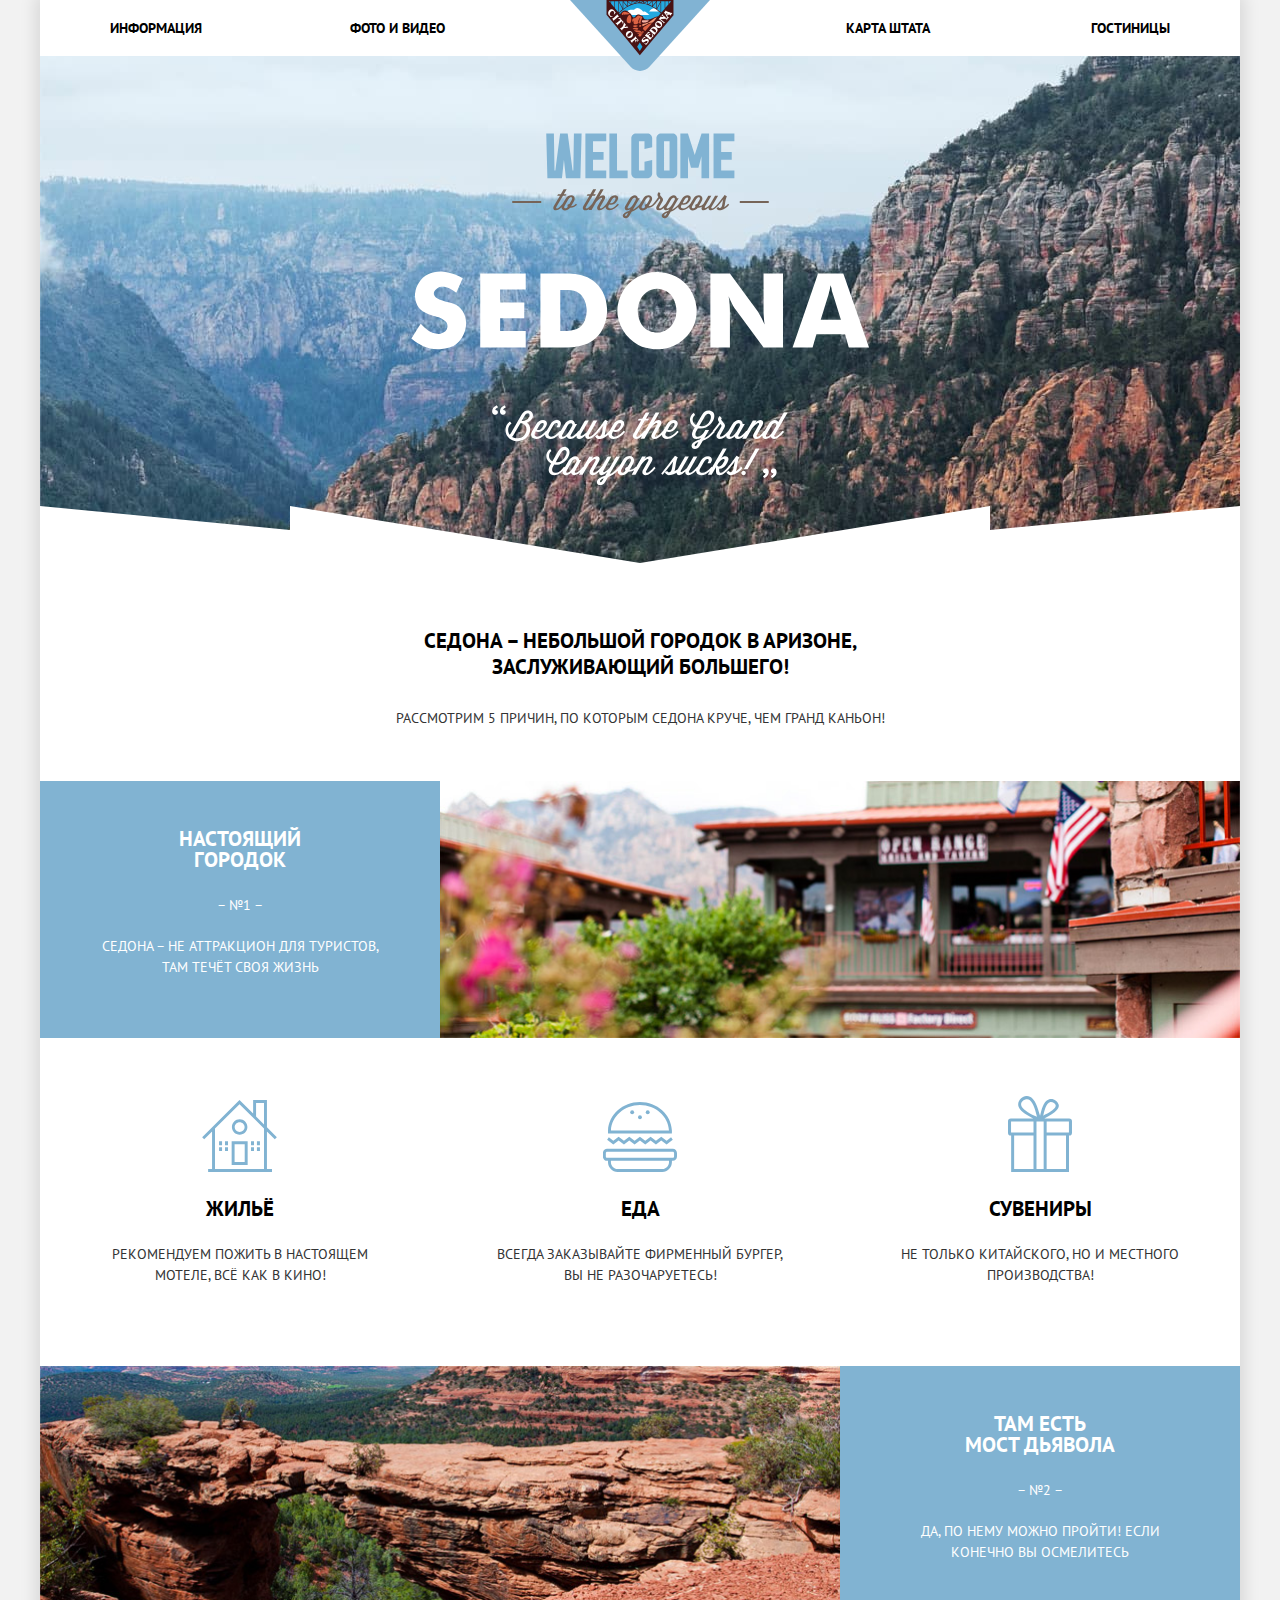
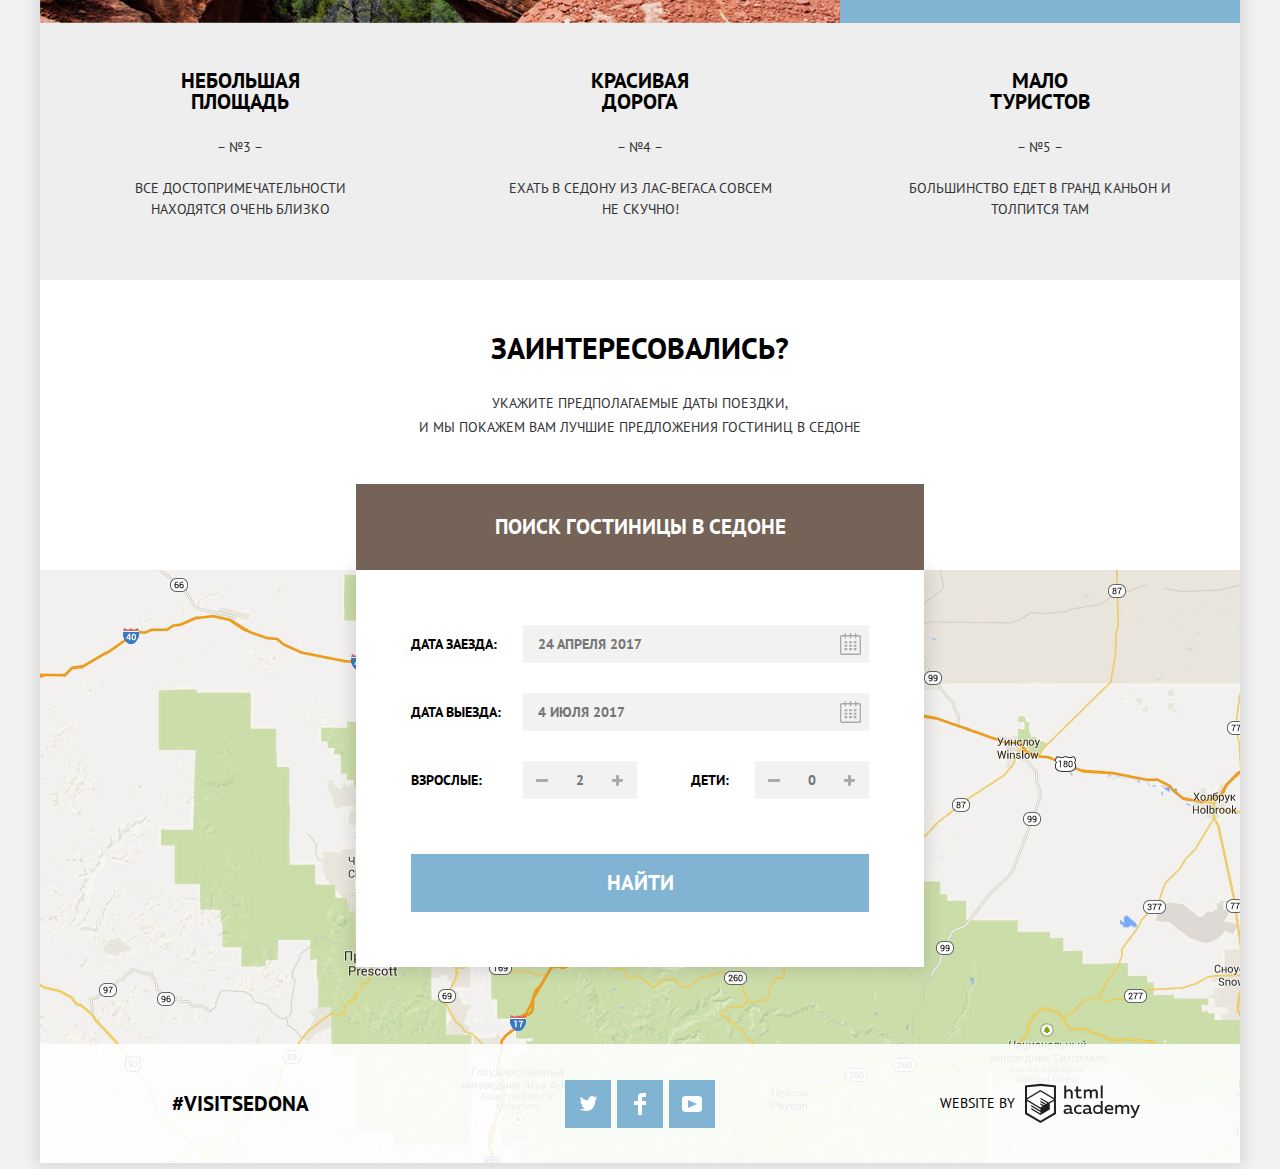
<file: index.html>
<!DOCTYPE html>
<html lang="ru">
  <head>
    <meta charset="utf-8">
    <title>HTML Academy: Седона</title>
    <link href="https://fonts.googleapis.com/css?family=PT+Sans:400,700&amp;subset=cyrillic" rel="stylesheet">
    <link href="css/normalize.css" rel="stylesheet">
    <link href="css/style.min.css" rel="stylesheet">
  </head>

  <body>

    <div class="body-wrapper">

      <header class="main-header">
        <nav class="main-header__navigation">
          <a class="main-header__logo">
            <img class="main-header__image" src="img/svg/logo-sedona.svg" width="140" height="71" alt="Седона">
          </a>
          <ul class="main-header__main-navigation main-navigation">
            <li class="main-navigation__item">
              <a class="main-navigation__link" href="#">Информация</a>
            </li>
            <li class="main-navigation__item">
              <a class="main-navigation__link" href="#">Фото и видео</a>
            </li>
            <li class="main-navigation__item">
              <a class="main-navigation__link" href="#">Карта штата</a>
            </li>
            <li class="main-navigation__item">
              <a class="main-navigation__link" href="hotels.html">Гостиницы</a>
            </li>
          </ul>
        </nav>
      </header>

      <main class="main-content">
        <h1 class="visually-hidden">Добро пожаловать в Седону!</h1>

        <div class="main-content__header">
        </div>

        <section class="features">
          <h2 class="visually-hidden">Преимущества</h2>
          <div class="features__header">
            <b class="features__title">Седона &ndash; небольшой городок в Аризоне, заслуживающий большего!</b>
            <p class="features__text">Рассмотрим 5 причин, по которым Седона круче, чем Гранд Каньон!</p>
          </div>
          
          <div class="features__container features__container--inverted">
            <div class="features__item features-item features-item--inverted">
              <h3 class="features-item__title">Настоящий городок</h3>
              <p class="features-item__number">&ndash; №1 &ndash;</p>
              <p class="features-item__text">Седона &ndash; не аттракцион для туристов, там течёт своя жизнь</p>
            </div>
          </div>

          <div class="features__container">
            <ul class="features__list advantages">
              <li class="advantages__item">
                <h3 class="advantages__title advantages-title__housing">Жильё</h3>
                <p class="advantages__text">Рекомендуем пожить в настоящем мотеле, всё как в кино!</p>
              </li>

              <li class="advantages__item">
                <h3 class="advantages__title advantages-title__food">Еда</h3>
                <p class="advantages__text">Всегда заказывайте фирменный бургер, вы не разочаруетесь!</p>
              </li>

              <li class="advantages__item">
                <h3 class="advantages__title advantages-title__souvenirs">Сувениры</h3>
                <p class="advantages__text">Не только китайского, но и местного производства!</p>
              </li>
            </ul>
          </div>

          <div class="features__container features__container--inverted">
            <div class="features__item features-item features-item--inverted">
              <h3 class="features-item__title">Там есть<br>Мост дьявола</h3>
              <p class="features-item__number">&ndash; №2 &ndash;</p>
              <p class="features-item__text">Да, по нему можно пройти! Если конечно вы осмелитесь</p>
            </div>
          </div>

          <div class="features__container">
            <div class="features__item features-item">
              <h3 class="features-item__title">Небольшая площадь</h3>
              <p class="features-item__number">&ndash; №3 &ndash;</p>
              <p class="features-item__text">Все достопримечательности находятся очень близко</p>
            </div>

            <div class="features__item features-item">
              <h3 class="features-item__title">Красивая дорога</h3>
              <p class="features-item__number">&ndash; №4 &ndash;</p>
              <p class="features-item__text">Ехать в Седону из Лас-Вегаса совсем не скучно!</p>
            </div>

            <div class="features__item features-item">
              <h3 class="features-item__title">Мало туристов</h3>
              <p class="features-item__number">&ndash; №5 &ndash;</p>
              <p class="features-item__text">Большинство едет в Гранд Каньон и толпится там</p>
            </div>
          </div>
        </section>

        <section class="hotels-search">
          <h2 class="visually-hidden">Поиск гостиницы в Седоне</h2>
          <div class="hotels-search__header">
            <b class="hotels-search__title">Заинтересовались?</b>
            <p class="hotels-search__text">Укажите предполагаемые даты поездки,<br>и мы покажем вам лучшие предложения гостиниц в Седоне</p>
          </div>

          <a class="button hotels-search__button" href="#">Поиск гостиницы в Седоне</a>

          <div class="hotels-search__popup popup-show">

            <form class="hotels-search__form hotels-search-form" action="https://echo.htmlacademy.ru" method="post">
              
              <fieldset class="hotels-search-form__fieldset">
                <legend class="visually-hidden">Поиск гостиницы в Седоне</legend>

                  <div class="hotels-search-form__item">
                    <label class="hotels-search-form__label" for="hotels-search_arrival-date">Дата заезда:</label>
                    <div class="hotels-search-form__input-wrapper">
                      <input class="hotels-search-form__input" type="text" name="arrival-date" value="" placeholder="24 апреля 2017" id="hotels-search_arrival-date">
                      <button class="hotels-search-form__calendar-icon" type="button" aria-label="Календарь"></button>
                    </div>
                  </div>
              
                  <div class="hotels-search-form__item">
                    <label class="hotels-search-form__label" for="hotels-search_departure-date">Дата выезда:</label>
                    <div class="hotels-search-form__input-wrapper">
                      <input class="hotels-search-form__input" type="text" name="departure-date" value="" placeholder="4 июля 2017" id="hotels-search_departure-date">
                      <button class="hotels-search-form__calendar-icon" type="button" aria-label="Календарь"></button>
                    </div>
                  </div>

                  <div class="hotels-search-form__item hotels-search-form__inline">

                    <div class="hotels-search-form__column hotels-search-form__column--adults">

                      <label class="hotels-search-form__label" for="hotels-search_adults">Взрослые:</label>
                      <div class="hotels-search-form__input-wrapper hotels-search-form__quantity">
                        <button class="hotels-search-form__control hotels-search-form__control--minus" type="button" aria-label="Меньше"></button>
                        <input class="hotels-search-form__input" type="text" name="adults" value="" placeholder="2" id="hotels-search_adults">
                        <button class="hotels-search-form__control hotels-search-form__control--plus" type="button" aria-label="Больше"></button>
                      </div>

                    </div>

                    <div class="hotels-search-form__column hotels-search-form__column--children">

                      <label class="hotels-search-form__label" for="hotels-search_children">Дети:</label>
                      <div class="hotels-search-form__input-wrapper hotels-search-form__quantity">
                        <button class="hotels-search-form__control hotels-search-form__control--minus" type="button" aria-label="Меньше"></button>
                        <input class="hotels-search-form__input" type="text" name="children" value="" placeholder="0" id="hotels-search_children">
                        <button class="hotels-search-form__control hotels-search-form__control--plus" type="button" aria-label="Больше"></button>
                      </div>
                    </div>
                  </div>

              </fieldset>

              <button class="button hotels-search-form__button" type="submit">Найти</button>
            </form>

          </div>
        </section>
      </main>

      <footer class="main-footer">

        <section class="map">
          <h2 class="visually-hidden">Карта Седоны</h2>

          <iframe class="map__iframe" src="https://www.google.com/maps/embed?pb=!1m18!1m12!1m3!1d694717.00488234!2d-111.98225877519181!3d34.853066474430165!2m3!1f0!2f0!3f0!3m2!1i1024!2i768!4f13.1!3m3!1m2!1s0x872da132f942b00d%3A0x5548c523fa6c8efd!2z0KHQtdC00L7QvdCwLCDQkNGA0LjQt9C-0L3QsCA4NjMzNiwg0KHQqNCQ!5e0!3m2!1sru!2sse!4v1544895311563" width="1200" height="593" allowfullscreen></iframe>
        </section>

        <div class="main-footer__container">

          <div class="main-footer__slogan footer-slogan">
            <b class="footer-slogan__title">#VisitSedona</b>
          </div>

          <div class="main-footer__social footer-social">
            <ul class="footer-social__list">
              <li class="footer-social__item">
                <a class="footer-social__link" href="#" aria-label="Twitter">
                  <svg xmlns="http://www.w3.org/2000/svg" xmlns:xlink="http://www.w3.org/1999/xlink" width="17" height="15" viewBox="0 0 17 15"><path fill="#FFF" d="M10.95.144c1.685-.496 2.984.27 3.577 1.179.673-.231 1.331-.481 2.011-.708a2.345 2.345 0 0 1-.857 1.768c.685.17 1.304-.491 1.304-.491-.169 1-1.006 1.788-1.563 2.024-.231 6.75-3.175 11.217-10.077 11.082h-.446c-.41 0-4.164-.46-4.898-1.887 2.271.196 3.893-.422 4.693-1.177-.96-.3-2.679-.477-2.979-2.95.349.106.564.228 1.19.119C1.705 8.247.374 7.53.448 5.33c.285.328 1.067.536 1.34.472C1.085 5.561-.182 2.442.894.85c1.818 1.854 3.735 3.606 7.152 3.773C8.254 2.33 9.183.793 10.95.144z"/></svg>
                </a>
              </li>
              <li class="footer-social__item">
                <a class="footer-social__link" href="#" aria-label="Facebook">
                  <svg xmlns="http://www.w3.org/2000/svg" width="12" height="22" viewBox="0 0 12 22"><path fill="#FFF" d="M12 4V0H8a4 4 0 0 0-4 4v4H0v4h4v10h4V12h4V8H8V4h4z"/></svg>
                </a>
              </li>
              <li class="footer-social__item">
                <a class="footer-social__link" href="#" aria-label="YouTube">
                  <svg xmlns="http://www.w3.org/2000/svg" xmlns:xlink="http://www.w3.org/1999/xlink" width="20" height="16" viewBox="0 0 20 16"><path fill="#FFF" d="M17 0H3C1.35 0 0 1.35 0 3v10c0 1.65 1.35 3 3 3h14c1.65 0 3-1.35 3-3V3c0-1.65-1.35-3-3-3zM6.027 11.998V4.002L15.014 8l-8.987 3.998z"/></svg>
                </a>
              </li>
            </ul>
          </div>

          <div class="main-footer__copyright footer-copyright">
            <p class="footer-copyright__text">Website by</p> <a class="footer-copyright__logo" href="https://htmlacademy.ru/intensive/htmlcss" aria-label="HTML Academy">
              <svg id="Layer_1" data-name="Layer 1" xmlns="http://www.w3.org/2000/svg" width="115" height="41" viewBox="0 0 108.08 36.85"><title>logo-htmlacademy-small1</title><path d="M44.61,26.88a2,2,0,0,0,.55-0.1v1.33a3.25,3.25,0,0,1-1.18.21,1.67,1.67,0,0,1-1.67-1,4.84,4.84,0,0,1-3.14,1.08c-1.51,0-2.91-.83-2.91-2.55,0-2.13,2-2.79,3.71-2.79a11.08,11.08,0,0,1,2.17.25v-0.3c0-1-.76-1.77-2.19-1.77a7.42,7.42,0,0,0-3,.64v-1.7a10.21,10.21,0,0,1,3.19-.55c2.36,0,3.81,1.12,3.81,3.65v3a0.54,0.54,0,0,0,.49.59h0.17Zm-6.44-1.13A1.35,1.35,0,0,0,39.63,27h0.11a3.39,3.39,0,0,0,2.41-1V24.58a9.72,9.72,0,0,0-1.81-.21c-1,0-2.16.33-2.16,1.38h0Zm12.36-6.11a5,5,0,0,1,2.57.64V22a4.08,4.08,0,0,0-2.3-.7,2.75,2.75,0,1,0,0,5.49,5,5,0,0,0,2.43-.64v1.71a6.27,6.27,0,0,1-2.76.57A4.21,4.21,0,0,1,46,24.51q0-.21,0-0.41a4.32,4.32,0,0,1,4.18-4.46h0.38Zm12.17,7.24a2,2,0,0,0,.55-0.1v1.33a3.25,3.25,0,0,1-1.18.21,1.67,1.67,0,0,1-1.67-1,4.84,4.84,0,0,1-3.14,1.08c-1.51,0-2.91-.83-2.91-2.55,0-2.13,2-2.79,3.71-2.79a11.08,11.08,0,0,1,2.17.25v-0.3c0-1-.76-1.77-2.19-1.77a7.42,7.42,0,0,0-3,.64v-1.7a10.21,10.21,0,0,1,3.19-.55c2.36,0,3.81,1.12,3.81,3.65v3a0.54,0.54,0,0,0,.49.59h0.17Zm-6.44-1.13A1.35,1.35,0,0,0,57.73,27h0.11a3.39,3.39,0,0,0,2.41-1V24.58a9.72,9.72,0,0,0-1.81-.21c-1.06,0-2.16.33-2.16,1.38h0ZM73,16V28.2H71.35V26.88a3.88,3.88,0,0,1-3.19,1.54,4.4,4.4,0,0,1,0-8.78,3.81,3.81,0,0,1,3,1.3V16H73Zm-4.53,5.22a2.76,2.76,0,1,0,0,5.52A2.86,2.86,0,0,0,71.15,25V23A2.91,2.91,0,0,0,68.49,21.27ZM79,19.64c3.31,0,4.46,2.68,3.92,5.09H76.7c0.21,1.5,1.67,2.11,3.19,2.11a6.11,6.11,0,0,0,2.64-.59v1.6a7.14,7.14,0,0,1-3,.57C77,28.42,74.78,27,74.78,24a4.18,4.18,0,0,1,4-4.39H79Zm0.09,1.54a2.28,2.28,0,0,0-2.44,2.1v0.06H81.3A2,2,0,0,0,79.13,21.18Zm5.73,7V19.87h1.65v1a3.81,3.81,0,0,1,2.78-1.27A2.86,2.86,0,0,1,91.89,21a4.12,4.12,0,0,1,2.91-1.33A3.06,3.06,0,0,1,98,23V28.2h-1.9V23.05a1.59,1.59,0,0,0-1.42-1.75H94.42a2.8,2.8,0,0,0-2.07,1.12V28.2h-1.9V23.05A1.59,1.59,0,0,0,89,21.31H88.8a3,3,0,0,0-2.21,1.29v5.63H84.86Zm21.31-8.33h1.9l-3.91,9.46c-0.9,2.17-2.09,2.86-3.35,2.86a4.76,4.76,0,0,1-1.1-.14V30.46a2.86,2.86,0,0,0,.85.12c0.9,0,1.58-.64,2.07-1.9l0.17-.42-4-8.4h2l2.86,6.29ZM38.73,1.46V6.22a3.81,3.81,0,0,1,2.7-1.14,3.25,3.25,0,0,1,3.44,3.4v5.15H43V8.72a1.81,1.81,0,0,0-1.61-2h-0.3a2.93,2.93,0,0,0-2.32,1.39v5.52h-1.9V1.46h1.9ZM49.94,2.31v3h3V6.91h-3v3.81c0,1.1.5,1.46,1.58,1.46a4.49,4.49,0,0,0,1.69-.33v1.6A6.8,6.8,0,0,1,51,13.8a2.55,2.55,0,0,1-2.86-2.74V6.89H46.58V5.26h1.5V2.74Zm5.4,11.31V5.28H57v1A3.81,3.81,0,0,1,59.77,5a2.86,2.86,0,0,1,2.6,1.33A4.12,4.12,0,0,1,65.28,5,3.06,3.06,0,0,1,68.44,8.4v5.21h-1.9V8.46a1.59,1.59,0,0,0-1.42-1.75H64.89a2.8,2.8,0,0,0-2.07,1.12v5.78h-1.9V8.46A1.59,1.59,0,0,0,59.5,6.71H59.27A3,3,0,0,0,57.06,8v5.63H55.34ZM71.17,1.45H73V13.6H71.17V1.45ZM14.71,0H14.55L0,1.54V28.21l14.55,8.66,14.55-8.66V1.54Zm12.5,27.1L14.55,34.64,1.9,27.12V16.18l12.59,7.5V25L5.86,19.9v1.31l8.68,5.21v1.39L5.87,22.65V24l8.68,5.21,8.75-5.24V18.31L27.2,16V27.12Zm0-12.53-3.48,2-1.6,1L14.51,13v1.31L21,18.23H21l-0.14.09-1,.54-5.37-3.2V17l4.24,2.52-1,.67-3.2-1.9v1.31l2.1,1.24L14.5,22.1,2,14.65,14.51,7.11Zm0-1.32L14.49,5.76,1.91,13.25v-10L14.56,1.92,27.21,3.25v10h0Z" transform="translate(0 -0.02)" fill="#231f20"/></svg>
            </a>
          </div>
        </div>
      </footer>
    </div>

    <script src="js/script.min.js"></script>

  </body>
</html>
</file>
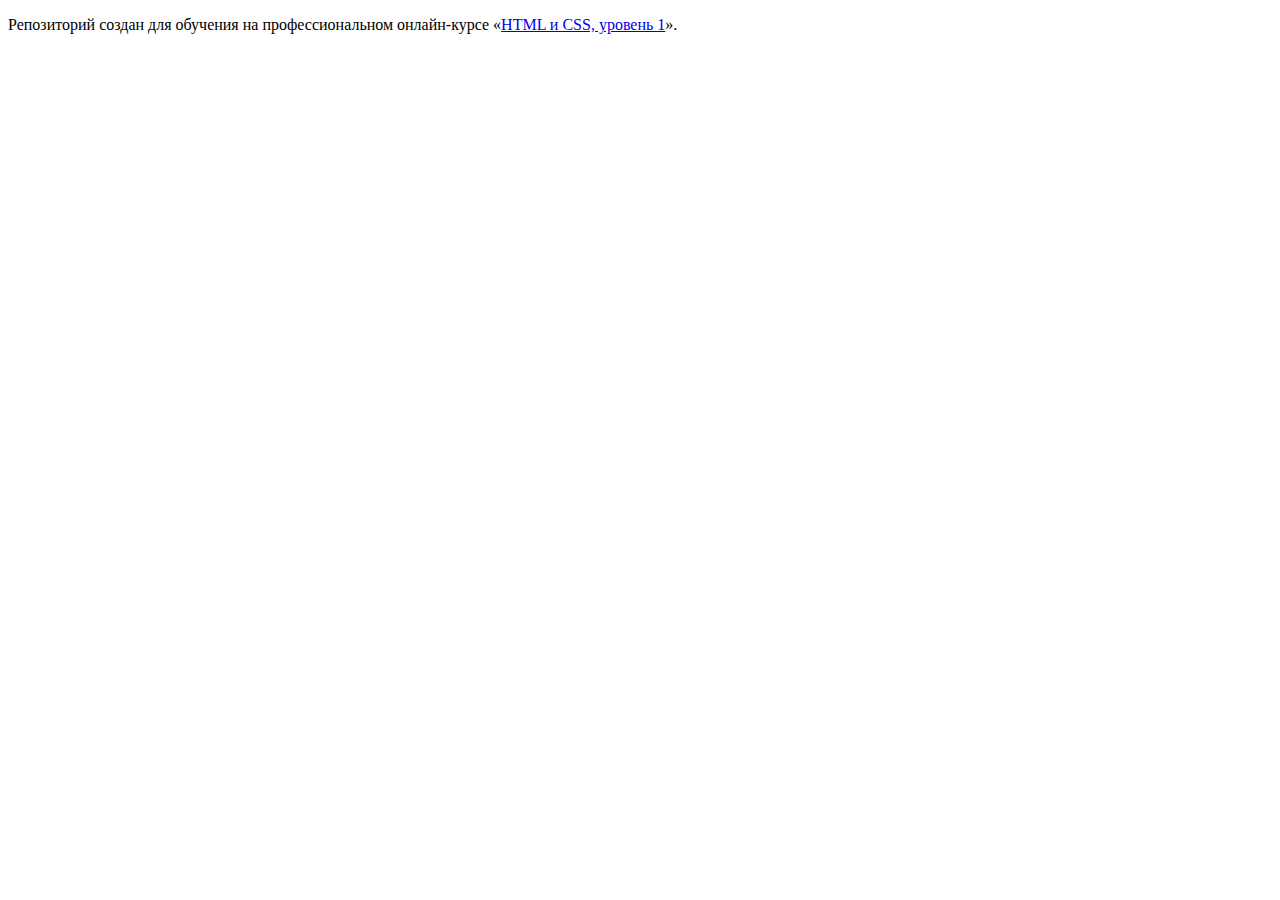
<file: master/index.html>
<!DOCTYPE html>
<html lang="ru">
  <head>
    <meta charset="utf-8">
    <title>HTML Academy: Седона</title>
    <base href="https://htmlacademy-htmlcss.github.io/48181-sedona/master/">
</head>
  <body>

    <p>Репозиторий создан для обучения на профессиональном онлайн‑курсе «<a href="https://htmlacademy.ru/intensive/htmlcss">HTML и CSS, уровень 1</a>».</p>

  </body>
</html>
</file>
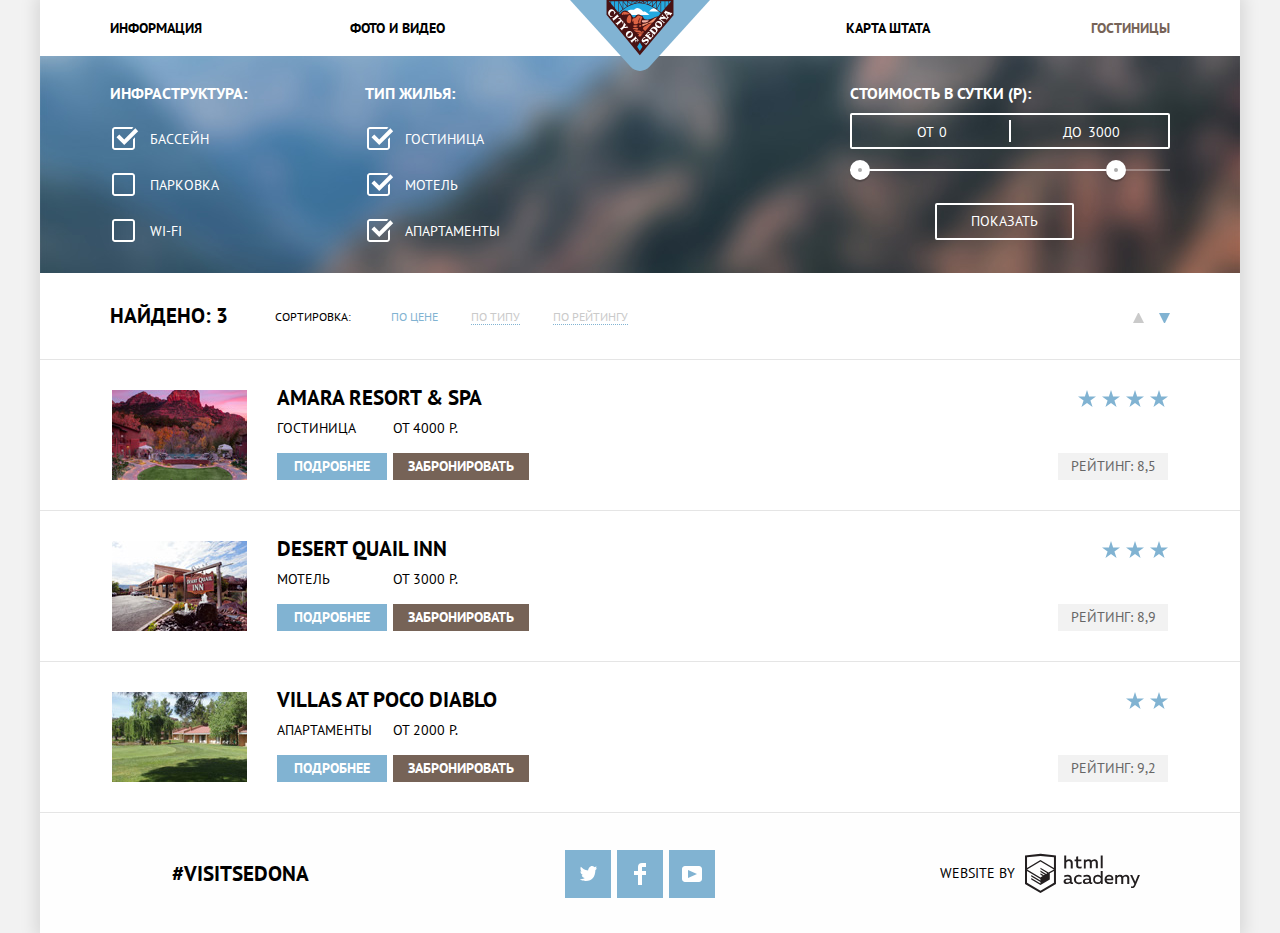
<file: hotels.html>
<!DOCTYPE html>
<html lang="ru">
  <head>
    <meta charset="utf-8">
    <title>HTML Academy: Седона</title>
    <link href="https://fonts.googleapis.com/css?family=PT+Sans:400,700&amp;subset=cyrillic" rel="stylesheet">
    <link href="css/normalize.css" rel="stylesheet">
    <link href="css/style.min.css" rel="stylesheet">
  </head>

  <body>

    <div class="body-wrapper">

      <header class="main-header">
        <nav class="main-header__navigation">
          <a class="main-header__logo" href="index.html">
            <img src="img/svg/logo-sedona.svg" width="140" height="71" alt="Седона">
          </a>
          <ul class="main-header__main-navigation main-navigation">
            <li class="main-navigation__item">
              <a class="main-navigation__link" href="#">Информация</a>
            </li>
            <li class="main-navigation__item">
              <a class="main-navigation__link" href="#">Фото и видео</a>
            </li>
            <li class="main-navigation__item">
              <a class="main-navigation__link" href="#">Карта штата</a>
            </li>
            <li class="main-navigation__item">
              <a class="main-navigation__link--current">Гостиницы</a>
            </li>
          </ul>
        </nav>
      </header>

      <main class="main-content">

        <h1 class="visually-hidden">Поиск гостиниц</h1>

        <section class="hotels-filter">
          <h2 class="visually-hidden">Фильтр гостиниц</h2>

          <form class="hotels-filter__form hotels-filter-form" action="https://echo.htmlacademy.ru" method="GET">
            
            <div class="hotels-filter-form__wrapper wrapper__infrastructure">
              <fieldset class="hotels-filter-form__fieldset">

                <legend class="hotels-filter-form__title">Инфраструктура:</legend>
                <ul class="hotels-filter-form__list">
                  <li class="hotels-filter-form__option">
                    <input class="visually-hidden hotels-filter-form__input hotels-filter-form__input--checkbox" type="checkbox" name="pool" id="infrastructure-pool" checked>
                    <label class="hotels-filter-form__label" for="infrastructure-pool">Бассейн</label>
                  </li>

                  <li class="hotels-filter-form__option">
                    <input class="visually-hidden hotels-filter-form__input hotels-filter-form__input--checkbox" type="checkbox" name="parking-lot" id="infrastructure-parking-lot">
                    <label class="hotels-filter-form__label" for="infrastructure-parking-lot">Парковка</label>
                  </li>

                  <li class="hotels-filter-form__option">
                    <input class="visually-hidden hotels-filter-form__input hotels-filter-form__input--checkbox" type="checkbox" name="wifi" id="infrastructure-wifi">
                    <label class="hotels-filter-form__label" for="infrastructure-wifi">Wi-Fi</label>
                  </li>
                </ul>
              </fieldset>
            </div>

            <div class="hotels-filter-form__wrapper wrapper__lodging-type">
              <fieldset class="hotels-filter-form__fieldset">
                <legend class="hotels-filter-form__title">Тип жилья:</legend>
                <ul class="hotels-filter-form__list">
                  <li class="hotels-filter-form__option">
                    <input class="visually-hidden hotels-filter-form__input hotels-filter-form__input--checkbox" type="checkbox" name="hotel" id="hotel-type-hotel" checked>
                    <label class="hotels-filter-form__label" for="hotel-type-hotel">Гостиница</label>
                  </li>

                  <li class="hotels-filter-form__option">
                    <input class="visually-hidden hotels-filter-form__input hotels-filter-form__input--checkbox" type="checkbox" name="motel" id="hotel-type-motel" checked>
                    <label class="hotels-filter-form__label" for="hotel-type-motel">Мотель</label>
                  </li>

                  <li class="hotels-filter-form__option">
                    <input class="visually-hidden hotels-filter-form__input hotels-filter-form__input--checkbox" type="checkbox" name="apartments" id="hotel-type-apartments" checked>
                    <label class="hotels-filter-form__label" for="hotel-type-apartments">Апартаменты</label>
                  </li>
                </ul>
              </fieldset>
            </div>

            <div class="hotels-filter-form__wrapper wrapper__price-range">
              <fieldset class="hotels-filter-form__fieldset">
                <legend class="hotels-filter-form__title">Стоимость в сутки (Р):</legend>
                <div class="hotels-filter-form__price-controls price-controls">
                  <label class="price-controls__min-price">
                    от 
                    <input class="price-controls__input" type="text" name="min-price" value="0">
                  </label>
                  <label class="price-controls__max-price">
                    до 
                    <input class="price-controls__input" type="text" name="max-price" value="3000">
                  </label>
                </div>

                <div class="hotels-filter-form__range-controls range-controls">
                  <div class="range-controls__scale">
                    <div class="range-controls__bar"></div>
                  </div>
                  <div class="range-controls__range-toggle range-controls__range-toggle--min"></div>
                  <div class="range-controls__range-toggle range-controls__range-toggle--max"></div>
                </div>
              </fieldset>

              <button class="button hotels-filter-form__button" type="submit">Показать</button>
            </div>
          </form>
        </section>      

        <section class="hotels-sort">
          <h2 class="visually-hidden">Сортировка гостиниц</h2>

          <div class="hotels-sort__search-wrapper">

            <p class="hotels-sort__resault">Найдено: 3</p>

            <div class="hotels-sort__filter sort-filter">
              <p class="sort-filter__title">Сортировка:</p>

              <ul class="sort-filter__list">
                <li class="sort-filter__item">
                  <a class="sort-filter__link--current">По цене</a>
                </li>
                <li class="sort-filter__item">
                  <a class="sort-filter__link sort-filter__link" href="#">По типу</a>
                </li>
                <li class="sort-filter__item">
                  <a class="sort-filter__link sort-filter__link" href="#">По рейтингу</a>
                </li>
              </ul>
            </div>

            <div class="hotels-sort__sort-buttons-wrapper">

              <ul class="sort-filter__list sort-buttons">
                <li class="sort-buttons__item">
                  <a class="sort-buttons__arrows sort-arrows sort-arrows__increase" href="#" aria-label="По возрастанию">
                  </a>
                </li>
                <li class="sort-buttons__item">
                  <a class="sort-buttons__arrows sort-arrows sort-arrows__decrease sort-arrows__decrease--current" href="#" aria-label="По убыванию">
                  </a>
                </li>
              </ul>
            </div>
          </div>
        </section>

        <section class="hotels">

          <h2 class="visually-hidden">Результаты поиска</h2>

          <ul class="hotels__list">

            <li class="hotels__item hotels-item">

              <div class="hotels-item__container">

                <div class="hotels-item__desc-wrapper">
                  <img class="hotels-item__image" src="img/static/hotel-1.jpg" width="135" height="90" alt="Гостиница Amara Resort & Spa">
                  <div class="hotels-item__information">
                    <h3 class="hotels-item__title">
                      <a class="hotels-item__title-link" href="#">Amara Resort & Spa</a>
                    </h3>

                    <div class="hotels-item__info-wrapper">
                      <span class="hotels-item__hotel-type">Гостиница</span>
                      <span class="hotels-item__hotel-price">От 4000 р.</span>
                    </div>
                    
                    <div class="hotels-item__book">
                      <a class="button hotels-item__button hotels-item__button-info" href="#">Подробнее</a>
                      <a class="button hotels-item__button hotels-item__button-book" href="#">Забронировать</a>
                    </div>
                  </div>
                </div>
              
                <div class="hotels-item__score-wrapper">
                  <p class="hotels-item__stars" aria-label="4 звезды">
                    <span class="hotels-item__stars-image"></span>
                    <span class="hotels-item__stars-image"></span>
                    <span class="hotels-item__stars-image"></span>
                    <span class="hotels-item__stars-image"></span>
                  </p>
                  <p class="hotels-item__score">Рейтинг: 8,5</p>
                </div>
              </div>
            </li>

            <li class="hotels__item hotels-item">

              <div class="hotels-item__container">

                <div class="hotels-item__desc-wrapper">
                  <img class="hotels-item__image" src="img/static/hotel-2.jpg" width="135" height="90" alt="Мотель Desert Quail Inn">
                  <div class="hotels-item__information">
                    <h3 class="hotels-item__title">
                      <a class="hotels-item__title-link" href="#">Desert Quail Inn</a>
                    </h3>

                    <div class="hotels-item__info-wrapper">
                      <span class="hotels-item__hotel-type">Мотель</span>
                      <span class="hotels-item__hotel-price">От 3000 р.</span>
                    </div>
                      
                    <div class="hotels-item__book">
                      <a class="button hotels-item__button hotels-item__button-info" href="#">Подробнее</a>
                      <a class="button hotels-item__button hotels-item__button-book" href="#">Забронировать</a>
                    </div>
                  </div>
                </div>

                <div class="hotels-item__score-wrapper">
                  <p class="hotels-item__stars" aria-label="3 звезды">
                    <span class="hotels-item__stars-image"></span>
                    <span class="hotels-item__stars-image"></span>
                    <span class="hotels-item__stars-image"></span>
                  </p>
                  <p class="hotels-item__score">Рейтинг: 8,9</p>
                </div>
              </div>
            </li>

            <li class="hotels__item hotels-item">

              <div class="hotels-item__container">

                <div class="hotels-item__desc-wrapper">
                  <img class="hotels-item__image" src="img/static/hotel-3.jpg" width="135" height="90" alt="Апартаменты Villas at Poco Diablo">
                  <div class="hotels-item__information">
                    <h3 class="hotels-item__title">
                      <a class="hotels-item__title-link" href="#">Villas at Poco Diablo</a>
                    </h3>

                    <div class="hotels-item__info-wrapper">
                      <span class="hotels-item__hotel-type">Апартаменты</span>
                      <span class="hotels-item__hotel-price">От 2000 р.</span>
                    </div>
                    
                    <div class="hotels-item__book">
                    <a class="button hotels-item__button hotels-item__button-info" href="#">Подробнее</a>
                    <a class="button hotels-item__button hotels-item__button-book" href="#">Забронировать</a>
                    </div>
                  </div>
                </div>

                <div class="hotels-item__score-wrapper">
                  <p class="hotels-item__stars" aria-label="2 звезды">
                    <span class="hotels-item__stars-image"></span>
                    <span class="hotels-item__stars-image"></span>
                  </p>
                  <p class="hotels-item__score">Рейтинг: 9,2</p>
                </div>
              </div>
            </li>
          </ul>

        </section>
      </main>

      <footer class="main-footer">

        <div class="main-footer__container">

          <div class="main-footer__slogan footer-slogan">
            <p class="footer-slogan__title">#VisitSedona</p>
          </div>

          <div class="main-footer__social footer-social">
            <ul class="footer-social__list">
              <li class="footer-social__item">
                <a class="footer-social__link" href="#" aria-label="Twitter">
                  <svg xmlns="http://www.w3.org/2000/svg" xmlns:xlink="http://www.w3.org/1999/xlink" width="17" height="15" viewBox="0 0 17 15"><path fill="#FFF" d="M10.95.144c1.685-.496 2.984.27 3.577 1.179.673-.231 1.331-.481 2.011-.708a2.345 2.345 0 0 1-.857 1.768c.685.17 1.304-.491 1.304-.491-.169 1-1.006 1.788-1.563 2.024-.231 6.75-3.175 11.217-10.077 11.082h-.446c-.41 0-4.164-.46-4.898-1.887 2.271.196 3.893-.422 4.693-1.177-.96-.3-2.679-.477-2.979-2.95.349.106.564.228 1.19.119C1.705 8.247.374 7.53.448 5.33c.285.328 1.067.536 1.34.472C1.085 5.561-.182 2.442.894.85c1.818 1.854 3.735 3.606 7.152 3.773C8.254 2.33 9.183.793 10.95.144z"/></svg>
                </a>
              </li>
              <li class="footer-social__item">
                <a class="footer-social__link" href="#" aria-label="Facebook">
                  <svg xmlns="http://www.w3.org/2000/svg" width="12" height="22" viewBox="0 0 12 22"><path fill="#FFF" d="M12 4V0H8a4 4 0 0 0-4 4v4H0v4h4v10h4V12h4V8H8V4h4z"/></svg>
                </a>
              </li>
              <li class="footer-social__item">
                <a class="footer-social__link" href="#" aria-label="YouTube">
                  <svg xmlns="http://www.w3.org/2000/svg" xmlns:xlink="http://www.w3.org/1999/xlink" width="20" height="16" viewBox="0 0 20 16"><path fill="#FFF" d="M17 0H3C1.35 0 0 1.35 0 3v10c0 1.65 1.35 3 3 3h14c1.65 0 3-1.35 3-3V3c0-1.65-1.35-3-3-3zM6.027 11.998V4.002L15.014 8l-8.987 3.998z"/></svg>
                </a>
              </li>
            </ul>
          </div>

          <div class="main-footer__copyright footer-copyright">
            <p class="footer-copyright__text">Website by</p> <a class="footer-copyright__logo" href="https://htmlacademy.ru/intensive/htmlcss" aria-label="HTML Academy">
              <svg id="Layer_1" data-name="Layer 1" xmlns="http://www.w3.org/2000/svg" width="115" height="41" viewBox="0 0 108.08 36.85"><title>logo-htmlacademy-small1</title><path d="M44.61,26.88a2,2,0,0,0,.55-0.1v1.33a3.25,3.25,0,0,1-1.18.21,1.67,1.67,0,0,1-1.67-1,4.84,4.84,0,0,1-3.14,1.08c-1.51,0-2.91-.83-2.91-2.55,0-2.13,2-2.79,3.71-2.79a11.08,11.08,0,0,1,2.17.25v-0.3c0-1-.76-1.77-2.19-1.77a7.42,7.42,0,0,0-3,.64v-1.7a10.21,10.21,0,0,1,3.19-.55c2.36,0,3.81,1.12,3.81,3.65v3a0.54,0.54,0,0,0,.49.59h0.17Zm-6.44-1.13A1.35,1.35,0,0,0,39.63,27h0.11a3.39,3.39,0,0,0,2.41-1V24.58a9.72,9.72,0,0,0-1.81-.21c-1,0-2.16.33-2.16,1.38h0Zm12.36-6.11a5,5,0,0,1,2.57.64V22a4.08,4.08,0,0,0-2.3-.7,2.75,2.75,0,1,0,0,5.49,5,5,0,0,0,2.43-.64v1.71a6.27,6.27,0,0,1-2.76.57A4.21,4.21,0,0,1,46,24.51q0-.21,0-0.41a4.32,4.32,0,0,1,4.18-4.46h0.38Zm12.17,7.24a2,2,0,0,0,.55-0.1v1.33a3.25,3.25,0,0,1-1.18.21,1.67,1.67,0,0,1-1.67-1,4.84,4.84,0,0,1-3.14,1.08c-1.51,0-2.91-.83-2.91-2.55,0-2.13,2-2.79,3.71-2.79a11.08,11.08,0,0,1,2.17.25v-0.3c0-1-.76-1.77-2.19-1.77a7.42,7.42,0,0,0-3,.64v-1.7a10.21,10.21,0,0,1,3.19-.55c2.36,0,3.81,1.12,3.81,3.65v3a0.54,0.54,0,0,0,.49.59h0.17Zm-6.44-1.13A1.35,1.35,0,0,0,57.73,27h0.11a3.39,3.39,0,0,0,2.41-1V24.58a9.72,9.72,0,0,0-1.81-.21c-1.06,0-2.16.33-2.16,1.38h0ZM73,16V28.2H71.35V26.88a3.88,3.88,0,0,1-3.19,1.54,4.4,4.4,0,0,1,0-8.78,3.81,3.81,0,0,1,3,1.3V16H73Zm-4.53,5.22a2.76,2.76,0,1,0,0,5.52A2.86,2.86,0,0,0,71.15,25V23A2.91,2.91,0,0,0,68.49,21.27ZM79,19.64c3.31,0,4.46,2.68,3.92,5.09H76.7c0.21,1.5,1.67,2.11,3.19,2.11a6.11,6.11,0,0,0,2.64-.59v1.6a7.14,7.14,0,0,1-3,.57C77,28.42,74.78,27,74.78,24a4.18,4.18,0,0,1,4-4.39H79Zm0.09,1.54a2.28,2.28,0,0,0-2.44,2.1v0.06H81.3A2,2,0,0,0,79.13,21.18Zm5.73,7V19.87h1.65v1a3.81,3.81,0,0,1,2.78-1.27A2.86,2.86,0,0,1,91.89,21a4.12,4.12,0,0,1,2.91-1.33A3.06,3.06,0,0,1,98,23V28.2h-1.9V23.05a1.59,1.59,0,0,0-1.42-1.75H94.42a2.8,2.8,0,0,0-2.07,1.12V28.2h-1.9V23.05A1.59,1.59,0,0,0,89,21.31H88.8a3,3,0,0,0-2.21,1.29v5.63H84.86Zm21.31-8.33h1.9l-3.91,9.46c-0.9,2.17-2.09,2.86-3.35,2.86a4.76,4.76,0,0,1-1.1-.14V30.46a2.86,2.86,0,0,0,.85.12c0.9,0,1.58-.64,2.07-1.9l0.17-.42-4-8.4h2l2.86,6.29ZM38.73,1.46V6.22a3.81,3.81,0,0,1,2.7-1.14,3.25,3.25,0,0,1,3.44,3.4v5.15H43V8.72a1.81,1.81,0,0,0-1.61-2h-0.3a2.93,2.93,0,0,0-2.32,1.39v5.52h-1.9V1.46h1.9ZM49.94,2.31v3h3V6.91h-3v3.81c0,1.1.5,1.46,1.58,1.46a4.49,4.49,0,0,0,1.69-.33v1.6A6.8,6.8,0,0,1,51,13.8a2.55,2.55,0,0,1-2.86-2.74V6.89H46.58V5.26h1.5V2.74Zm5.4,11.31V5.28H57v1A3.81,3.81,0,0,1,59.77,5a2.86,2.86,0,0,1,2.6,1.33A4.12,4.12,0,0,1,65.28,5,3.06,3.06,0,0,1,68.44,8.4v5.21h-1.9V8.46a1.59,1.59,0,0,0-1.42-1.75H64.89a2.8,2.8,0,0,0-2.07,1.12v5.78h-1.9V8.46A1.59,1.59,0,0,0,59.5,6.71H59.27A3,3,0,0,0,57.06,8v5.63H55.34ZM71.17,1.45H73V13.6H71.17V1.45ZM14.71,0H14.55L0,1.54V28.21l14.55,8.66,14.55-8.66V1.54Zm12.5,27.1L14.55,34.64,1.9,27.12V16.18l12.59,7.5V25L5.86,19.9v1.31l8.68,5.21v1.39L5.87,22.65V24l8.68,5.21,8.75-5.24V18.31L27.2,16V27.12Zm0-12.53-3.48,2-1.6,1L14.51,13v1.31L21,18.23H21l-0.14.09-1,.54-5.37-3.2V17l4.24,2.52-1,.67-3.2-1.9v1.31l2.1,1.24L14.5,22.1,2,14.65,14.51,7.11Zm0-1.32L14.49,5.76,1.91,13.25v-10L14.56,1.92,27.21,3.25v10h0Z" transform="translate(0 -0.02)" fill="#231f20"/></svg>
            </a>
          </div>
        </div>
      </footer>
    </div>

    <script src="js/script.min.js"></script>

  </body>
</html>
</file>
<file: css/style.min.css>
@-webkit-keyframes slide-down{0%{-webkit-transform:scaleY(0) translateY(-400px);transform:scaleY(0) translateY(-400px)}50%{-webkit-transform:scaleY(0) translateY(-200px);transform:scaleY(0) translateY(-200px)}to{-webkit-transform:scaleY(1) translateY(100%);transform:scaleY(1) translateY(100%)}}@keyframes slide-down{0%{-webkit-transform:scaleY(0) translateY(-400px);transform:scaleY(0) translateY(-400px)}50%{-webkit-transform:scaleY(0) translateY(-200px);transform:scaleY(0) translateY(-200px)}to{-webkit-transform:scaleY(1) translateY(100%);transform:scaleY(1) translateY(100%)}}@-webkit-keyframes shake{0%,to{-webkit-transform:translateX(0);transform:translateX(0)}10%,30%,50%,70%,90%{-webkit-transform:translateX(-10px);transform:translateX(-10px)}20%,40%,60%,80%{-webkit-transform:translateX(10px);transform:translateX(10px)}}@keyframes shake{0%,to{-webkit-transform:translateX(0);transform:translateX(0)}10%,30%,50%,70%,90%{-webkit-transform:translateX(-10px);transform:translateX(-10px)}20%,40%,60%,80%{-webkit-transform:translateX(10px);transform:translateX(10px)}}.button,body{text-transform:uppercase}.body-wrapper,body{padding:0;color:#000}body{font-family:"PT Sans",Arial,sans-serif;font-size:14px;line-height:21px;font-weight:400;margin:0;background-color:#f2f2f2}.body-wrapper{position:relative;width:1200px;margin:0 auto;background-color:#fff;-webkit-box-shadow:0 0 15px 5px rgba(0,0,0,.1);box-shadow:0 0 15px 5px rgba(0,0,0,.1)}a{text-decoration:none}img{max-width:100%;height:auto}html{-webkit-box-sizing:border-box;box-sizing:border-box}*,::after,::before{-webkit-box-sizing:inherit;box-sizing:inherit}.button{font:inherit;text-align:center;font-weight:700;color:#fff;vertical-align:middle;background-color:#81b3d2;border:0}.visually-hidden:not(:focus):not(:active),input[type=checkbox].visually-hidden,input[type=radio].visually-hidden{position:absolute;width:1px;height:1px;margin:-1px;border:0;padding:0;white-space:nowrap;-webkit-clip-path:inset(100%);clip-path:inset(100%);clip:rect(0 0 0 0);overflow:hidden}.main-header__navigation{position:relative;margin-right:70px;margin-left:70px}.main-header__logo{position:absolute;top:0;left:50%;margin-left:-70px}.main-header__main-navigation{display:-webkit-box;display:-ms-flexbox;display:flex;-ms-flex-wrap:wrap;flex-wrap:wrap;margin:0;padding:0;list-style:none}.main-navigation__item{padding-top:15px;padding-bottom:15px;width:240px;text-align:left}.main-navigation__item:nth-child(2),.main-navigation__item:nth-child(6){margin-right:50px}.main-navigation__item:nth-child(3),.main-navigation__item:nth-child(7){text-align:right;margin-left:50px}.main-navigation__item:nth-child(4),.main-navigation__item:nth-child(8){text-align:right}.main-navigation__link{font-size:14px;line-height:26px;font-weight:700;text-transform:uppercase;color:#000}.main-navigation__link:focus,.main-navigation__link:hover{color:#81b3d2;text-decoration:none}.main-navigation__link:active{color:#cacaca}.main-navigation__link--current{font-size:14px;line-height:26px;font-weight:700;color:#766357}.main-content__header{width:100%;height:507px;background-color:#749bbe;background-image:url(../img/svg/intro-mask.svg),url(../img/svg/welcome.svg),url(../img/static/header-bg.jpg);background-position:50% 450px,50% 50%,50% 21%;background-repeat:no-repeat,no-repeat,no-repeat;background-size:1200px 59px,459px 353px,100%}.features{color:#000;background-color:#fff}.features__header{margin:0 auto;padding:65px 340px 50px;text-align:center}.features__title{display:block;margin:0 0 25px;font-size:21px;line-height:26px;font-weight:700;color:#000}.features__text{margin:0;font-size:14px;line-height:26px;font-weight:400;color:#333}.features__item{width:400px;padding:47px 60px 60px;line-height:21px;text-align:center}.features-item__title{display:block;margin:0 auto 25px;width:150px;font-size:21px;color:#000}.features-item__number,.features-item__text{font-size:14px;color:#333;margin:0}.features-item__number{margin:0 0 20px}.features__container{display:-webkit-box;display:-ms-flexbox;display:flex;padding:0;min-height:256px}.features__container--inverted{background-image:url(../img/static/features-1.jpg);background-color:#81b3d2;background-repeat:no-repeat;background-position:top right;background-size:contain}.features__container--inverted:nth-child(5){display:-webkit-box;display:-ms-flexbox;display:flex;-webkit-box-pack:end;-ms-flex-pack:end;justify-content:flex-end;background-image:url(../img/static/features-2.jpg);background-color:#81b3d2;background-repeat:no-repeat;background-position:top left}.features-item--inverted{background-color:#81b3d2}.features-item--inverted .features-item__number,.features-item--inverted .features-item__text,.features-item--inverted .features-item__title{color:#fff}.features-item--inverted .features-item__title{width:160px}.features__container:last-of-type{background-color:#eee}.advantages{display:-webkit-box;display:-ms-flexbox;display:flex;margin:0;padding:0;list-style:none}.advantages__item{padding:60px 55px 80px;width:400px;line-height:21px;text-align:center}.advantages__title{position:relative;margin:0 0 25px;padding-top:100px;font-size:21px;color:#000}.advantages-title__housing::before{content:url(../img/icons/housing.svg);position:absolute;bottom:47px;left:50%;margin-left:-38px;width:75px;height:72px}.advantages-title__food::before,.advantages-title__souvenirs::before{content:url(../img/icons/food.svg);position:absolute;bottom:47px;left:50%;margin-left:-37px;width:74px;height:70px}.advantages-title__souvenirs::before{content:url(../img/icons/souvenirs.svg);margin-left:-32px;width:64px;height:76px}.advantages__text{margin:0;color:#333}.hotels-search{padding-top:50px;padding-left:316px;padding-right:316px}.hotels-search__header{margin-bottom:45px;text-align:center}.hotels-search__title{display:block;margin:0 0 25px;font-size:30px;line-height:36px;font-weight:700;color:#000}.hotels-search__text{margin:0;font-size:14px;line-height:24px;color:#333}.hotels-search__button{position:relative;display:block;margin:0 auto;min-width:100%;padding-top:30px;padding-bottom:30px;font-size:21px;line-height:26px;text-align:center;background-color:#766357;cursor:pointer;outline:0;z-index:3}.hotels-search__button:focus,.hotels-search__button:hover{background-color:#604e43;-webkit-transition:background-color .3s;-o-transition:background-color .3s;transition:background-color .3s}.hotels-search__button:active{color:rgba(255,255,255,.3);background-color:#503e33}.hotels-search__popup{position:relative;z-index:2}.popup-hide{display:none}.popup-show{-webkit-animation-name:slide-down;animation-name:slide-down;-webkit-animation-duration:.6s;animation-duration:.6s}.popup-error{-webkit-animation-name:shake;animation-name:shake;-webkit-animation-duration:.5s;animation-duration:.5s}.hotels-search__form{position:absolute;width:568px;margin:0 auto;padding:55px;background-color:#fff;-webkit-box-shadow:0 0 15px 5px rgba(0,0,0,.1);box-shadow:0 0 15px 5px rgba(0,0,0,.1)}.hotels-search-form__fieldset{margin:0 0 55px;padding:0;border:0}.hotels-search-form__item{display:-webkit-box;display:-ms-flexbox;display:flex;-webkit-box-align:center;-ms-flex-align:center;align-items:center}.hotels-search-form__item+.hotels-search-form__item{margin-top:30px}.hotels-search-form__inline{-webkit-box-pack:justify;-ms-flex-pack:justify;justify-content:space-between}.hotels-search-form__column{display:-webkit-box;display:-ms-flexbox;display:flex}.hotels-search-form__column--children .hotels-search-form__label{text-align:right;padding-right:26px;padding-left:26px}.hotels-search-form__label{display:block;-ms-flex-negative:0;flex-shrink:0;padding:6px 15px 6px 0;width:112px;line-height:26px;font-weight:700;color:#000}.hotels-search-form__input-wrapper{position:relative;width:100%}.hotels-search-form__quantity .hotels-search-form__input{width:38px;padding-left:5px;padding-right:5px;text-align:center}.hotels-search-form__input{padding:6px 15px;width:100%;height:38px;font-family:inherit;font-size:14px;line-height:26px;font-weight:700;text-transform:uppercase;color:#000;background-color:#f2f2f2;border:0;outline:0}.hotels-search-form__input:hover{background-color:#ebebeb}.hotels-search-form__input:focus{background-color:#fff;-webkit-box-shadow:inset 0 0 0 2px #e5e5e5;box-shadow:inset 0 0 0 2px #e5e5e5}.hotels-search-form__quantity{display:-webkit-box;display:-ms-flexbox;display:flex;width:114px}.hotels-search-form__control{position:relative;display:block;width:38px;height:38px;background-color:#f2f2f2;border:0;cursor:pointer}.hotels-search-form__control--minus::before,.hotels-search-form__control--plus::after,.hotels-search-form__control--plus::before{content:"";position:absolute;top:18px;left:13px;width:12px;height:3px;border-radius:1px;background-color:#a9a9a9}.hotels-search-form__control--plus::after,.hotels-search-form__control--plus::before{width:11px}.hotels-search-form__control--plus::after{top:14px;left:17px;width:3px;height:11px}.hotels-search-form__control:focus::after,.hotels-search-form__control:focus::before,.hotels-search-form__control:hover::after,.hotels-search-form__control:hover::before{background-color:#000}.hotels-search-form__control:active::after,.hotels-search-form__control:active::before{background-color:#81b3d2}.hotels-search-form__calendar-icon{position:absolute;top:0;right:0;width:38px;height:38px;background-color:transparent;background-image:url(../img/svg/calendar.svg);background-repeat:no-repeat;background-position:50% 50%;border:0;cursor:pointer}.hotels-search-form__calendar-icon:focus,.hotels-search-form__calendar-icon:hover{background-image:url(../img/svg/calendar-hover.svg)}.hotels-search-form__calendar-icon:active{background-image:url(../img/svg/calendar-active.svg)}.hotels-search-form__button{padding-top:16px;padding-bottom:16px;width:100%;font-size:21px;line-height:26px;font-weight:700;cursor:pointer;outline:0}.hotels-search-form__button:focus,.hotels-search-form__button:hover{background-color:#669ec0;-webkit-transition:background-color .3s;-o-transition:background-color .3s;transition:background-color .3s}.hotels-search-form__button:active{color:rgba(255,255,255,.3);background-color:#5496bd}.hotels-filter{color:#fff;background-color:#749bbe;padding:27px 70px 31px;background-image:url(../img/static/header-bg-blur.jpg);background-repeat:no-repeat;background-position:50% 20%}.hotels-filter__form{display:-webkit-box;display:-ms-flexbox;display:flex}.wrapper__infrastructure,.wrapper__lodging-type{margin:0;padding:0;width:255px}.wrapper__price-range{width:320px;margin-left:auto}.hotels-filter-form__fieldset{margin:0;padding:0;border:0}.hotels-filter-form__title{font-size:16px;line-height:21px;font-weight:600}.hotels-filter-form__list{margin:0;padding:0;list-style:none;line-height:21px}.hotels-filter-form__option{padding-left:40px}.hotels-filter-form__label{position:relative;display:block;cursor:pointer}.hotels-filter-form__input--checkbox+label::before{content:"";position:absolute;left:-38px;top:-2px;width:23px;height:23px;background-image:url(../img/svg/checkbox-off.svg);background-repeat:no-repeat;background-position:0 0}.hotels-filter-form__input--checkbox:checked+label::before{content:"";position:absolute;left:-38px;top:-2px;width:27px;height:23px;background-image:url(../img/svg/checkbox-on.svg);background-repeat:no-repeat;background-position:0 0}.hotels-filter-form__input--checkbox:disabled+label::before{content:"";position:absolute;left:-38px;top:-2px;width:27px;height:23px;background-image:url(../img/svg/checkbox-off-disabled.svg);background-repeat:no-repeat;background-position:0 0}.hotels-filter-form__input--checkbox:checked:disabled+label::before{content:"";position:absolute;left:-38px;top:-2px;width:27px;height:23px;background-image:url(../img/svg/checkbox-on-disabled.svg);background-repeat:no-repeat;background-position:0 0}.hotels-filter-form__option,.wrapper__infrastructure .hotels-filter-form__title,.wrapper__lodging-type .hotels-filter-form__title{margin-bottom:25px}.hotels-filter-form__option:last-child{margin-bottom:0}.hotels-filter-form__option input:hover+label{color:#fff}.hotels-filter-form__option input:disabled+label{color:#797979}.wrapper__price-range .hotels-filter-form__title{margin-bottom:9px}.hotels-filter-form__price-controls{position:relative;height:32px;margin-bottom:20px;font-size:0;border:2px solid #fff;border-radius:2px;-webkit-box-sizing:content-box;box-sizing:content-box}.price-controls::after{content:"";position:absolute;top:50%;left:50%;width:2px;height:22px;background:#fff;-webkit-transform:translate(-50%,-50%);-ms-transform:translate(-50%,-50%);transform:translate(-50%,-50%)}.price-controls__max-price,.price-controls__min-price{display:inline-block;width:81px;padding-left:65px;font-size:14px;line-height:32px;vertical-align:top;cursor:pointer}.price-controls__input{width:50px;margin:0;color:inherit;font:inherit;background:0 0;border:0}.hotels-filter-form__range-controls{position:relative;margin-bottom:32px;-webkit-box-sizing:content-box;box-sizing:content-box}.range-controls .range-controls__scale{height:2px;background:rgba(255,255,255,.3)}.range-controls .range-controls__bar{width:80%;height:2px;background:#fff}.range-controls__range-toggle{position:absolute;top:-9px;width:4px;height:4px;background:#ababab;border:8px solid #fff;border-radius:50%;-webkit-box-shadow:0 2px 1px 0 rgba(0,1,1,.2);box-shadow:0 2px 1px 0 rgba(0,1,1,.2);cursor:pointer}.range-controls__range-toggle:hover{background:#1c4f80}.range-controls__range-toggle--min{left:0}.range-controls__range-toggle--max{left:80%}.hotels-filter-form__button{display:block;margin:0 auto 0 85px;padding:6px 34px;font-weight:400;color:#fff;background-color:transparent;border:2px solid #fff;border-radius:2px;cursor:pointer}.hotels-filter-form__button:focus,.hotels-filter-form__button:hover{font-weight:400;color:#000;background-color:#fff;border:2px solid #fff;-webkit-transition:background-color .3s;-o-transition:background-color .3s;transition:background-color .3s}.hotels-sort{padding:30px 70px;color:#000;background-color:#fff}.hotels-sort__search-wrapper{display:-webkit-box;display:-ms-flexbox;display:flex;-webkit-box-align:center;-ms-flex-align:center;align-items:center}.hotels-sort__resault{margin:0;width:165px;font-size:21px;line-height:26px;font-weight:700;color:#000}.hotels-sort__filter,.sort-filter__list{display:-webkit-box;display:-ms-flexbox;display:flex}.sort-filter__list{-ms-flex-wrap:wrap;flex-wrap:wrap;margin:0;padding:0;font-size:12px;list-style:none}.sort-filter__item{margin-right:33px}.sort-filter__title{margin:0 40px 0 0;font-size:12px}.sort-filter__link{color:#cacaca;border-bottom:1px dotted #81b3d2}.sort-filter__link:focus,.sort-filter__link:hover{color:#81b3d2;border-bottom:1px dotted #81b3d2}.sort-filter__link:active{color:#000;border:0}.sort-filter__link--current{color:#81b3d2}.hotels-sort__sort-buttons-wrapper{margin-left:auto}.sort-buttons__arrows{display:inline-block;vertical-align:middle}.sort-arrows__increase{margin-right:15px;width:11px;height:10px;border-bottom:solid 10px #cacaca;border-left:solid 5px transparent;border-right:solid 5px transparent}.sort-arrows__increase:focus,.sort-arrows__increase:hover{border-bottom:solid 10px #231f20}.sort-arrows__increase--current,.sort-arrows__increase:active{border-bottom:solid 10px #81b3d2}.sort-arrows__decrease{width:11px;height:10px;border-top:solid 10px #cacaca;border-left:solid 5px transparent;border-right:solid 5px transparent}.sort-arrows__decrease:focus,.sort-arrows__decrease:hover{border-top:solid 10px #231f20}.sort-arrows__decrease--current,.sort-arrows__decrease:active{border-top:solid 10px #81b3d2}.hotels__list{margin:0;padding:0;list-style:none}.hotels__item{border-top:1px solid #e5e5e5}.hotels__item:last-child{border-bottom:1px solid #e5e5e5}.hotels-item__container{-webkit-box-pack:justify;-ms-flex-pack:justify;justify-content:space-between;width:1056px;margin:30px auto}.hotels-item__container,.hotels-item__desc-wrapper{display:-webkit-box;display:-ms-flexbox;display:flex}.hotels-item__image{width:135px;height:90px;margin-right:30px}.hotels-item__title{margin:-3px 0 8px}.hotels-item__title-link{font-size:21px;line-height:21px;color:#000}.hotels-item__info-wrapper{display:-webkit-box;display:-ms-flexbox;display:flex;margin-bottom:14px}.hotels-item__hotel-price,.hotels-item__hotel-type{display:block;margin-right:6px;min-width:110px}.hotels-item__book{font-size:0}.hotels-item__button{display:inline-block;padding:3px 15px;min-width:110px;font-size:14px;line-height:21px;vertical-align:middle}.hotels-item__button-info{background-color:#81b3d2;margin-right:6px}.hotels-item__button-info:focus,.hotels-item__button-info:hover{background-color:#669ec0;-webkit-transition:background-color .3s;-o-transition:background-color .3s;transition:background-color .3s}.hotels-item__button-info:active{color:rgba(255,255,255,.3);background-color:#5496bd}.hotels-item__button-book{background-color:#766357}.hotels-item__button-book:focus,.hotels-item__button-book:hover{background-color:#604e43;-webkit-transition:background-color .3s;-o-transition:background-color .3s;transition:background-color .3s}.hotels-item__button-book:active{color:rgba(255,255,255,.3);background-color:#503e33}.hotels-item__score-wrapper{display:-webkit-box;display:-ms-flexbox;display:flex;-webkit-box-orient:vertical;-webkit-box-direction:normal;-ms-flex-direction:column;flex-direction:column;-webkit-box-pack:justify;-ms-flex-pack:justify;justify-content:space-between}.hotels-item__stars{margin:0;text-align:right}.hotels-item__stars-image{display:inline-block;width:18px;height:17px;margin-left:2px;vertical-align:top;background-image:url(../img/svg/star.svg);background-repeat:no-repeat}.hotels-item__score{margin:0;padding:3px 0;min-width:110px;text-align:center;color:#666;background-color:#f2f2f2}.map{height:593px;background-color:#f2f2f2;background-image:url(../img/static/map.jpg);background-repeat:no-repeat;background-position:50% 100%}.map__iframe{position:relative;border:0}.main-footer{position:relative;width:1200px;min-height:120px;z-index:1}.main-footer__container{position:absolute;bottom:0;left:0;display:-webkit-box;display:-ms-flexbox;display:flex;-webkit-box-align:center;-ms-flex-align:center;align-items:center;width:1200px;padding:35px 70px;color:#000;background-color:rgba(254,254,254,.9)}.main-footer__slogan{position:relative;width:140px;padding:0;margin:0 255px 0 60px;text-align:center}.footer-slogan__title{display:block;margin:0;font-size:21px;font-weight:700}.main-footer__social{width:150px;text-align:center}.footer-social__link,.footer-social__list{display:-webkit-box;display:-ms-flexbox;display:flex}.footer-social__list{-ms-flex-wrap:wrap;flex-wrap:wrap;padding:0;list-style:none;-webkit-box-pack:justify;-ms-flex-pack:justify;justify-content:space-between;width:150px;margin:0 auto}.footer-social__link{-webkit-box-align:center;-ms-flex-align:center;align-items:center;-webkit-box-pack:center;-ms-flex-pack:center;justify-content:center;margin:0;width:46px;height:48px;background-color:#81b3d2;color:#81b3d2}.footer-social__link:focus,.footer-social__link:hover{-webkit-transition:background-color .5s;-o-transition:background-color .5s;transition:background-color .5s;background-color:#669ec0}.footer-social__link:active{background-color:#5496bd}.footer-social__link:active path{fill:rgba(255,255,255,.3)}.main-footer__copyright{display:-webkit-box;display:-ms-flexbox;display:flex;-webkit-box-pack:justify;-ms-flex-pack:justify;justify-content:space-between;-webkit-box-align:center;-ms-flex-align:center;align-items:center;width:200px;margin:0 30px 0 auto;vertical-align:middle;text-align:center}.footer-copyright__logo{width:115px;height:41px;color:#231f20}.footer-copyright__logo path{fill:#231f20}.footer-copyright__logo:focus path,.footer-copyright__logo:hover path{fill:#81b3d2;-webkit-transition:fill .5s;-o-transition:fill .5s;transition:fill .5s}.footer-copyright__logo:active path{fill:#bdbbbc}
</file>
